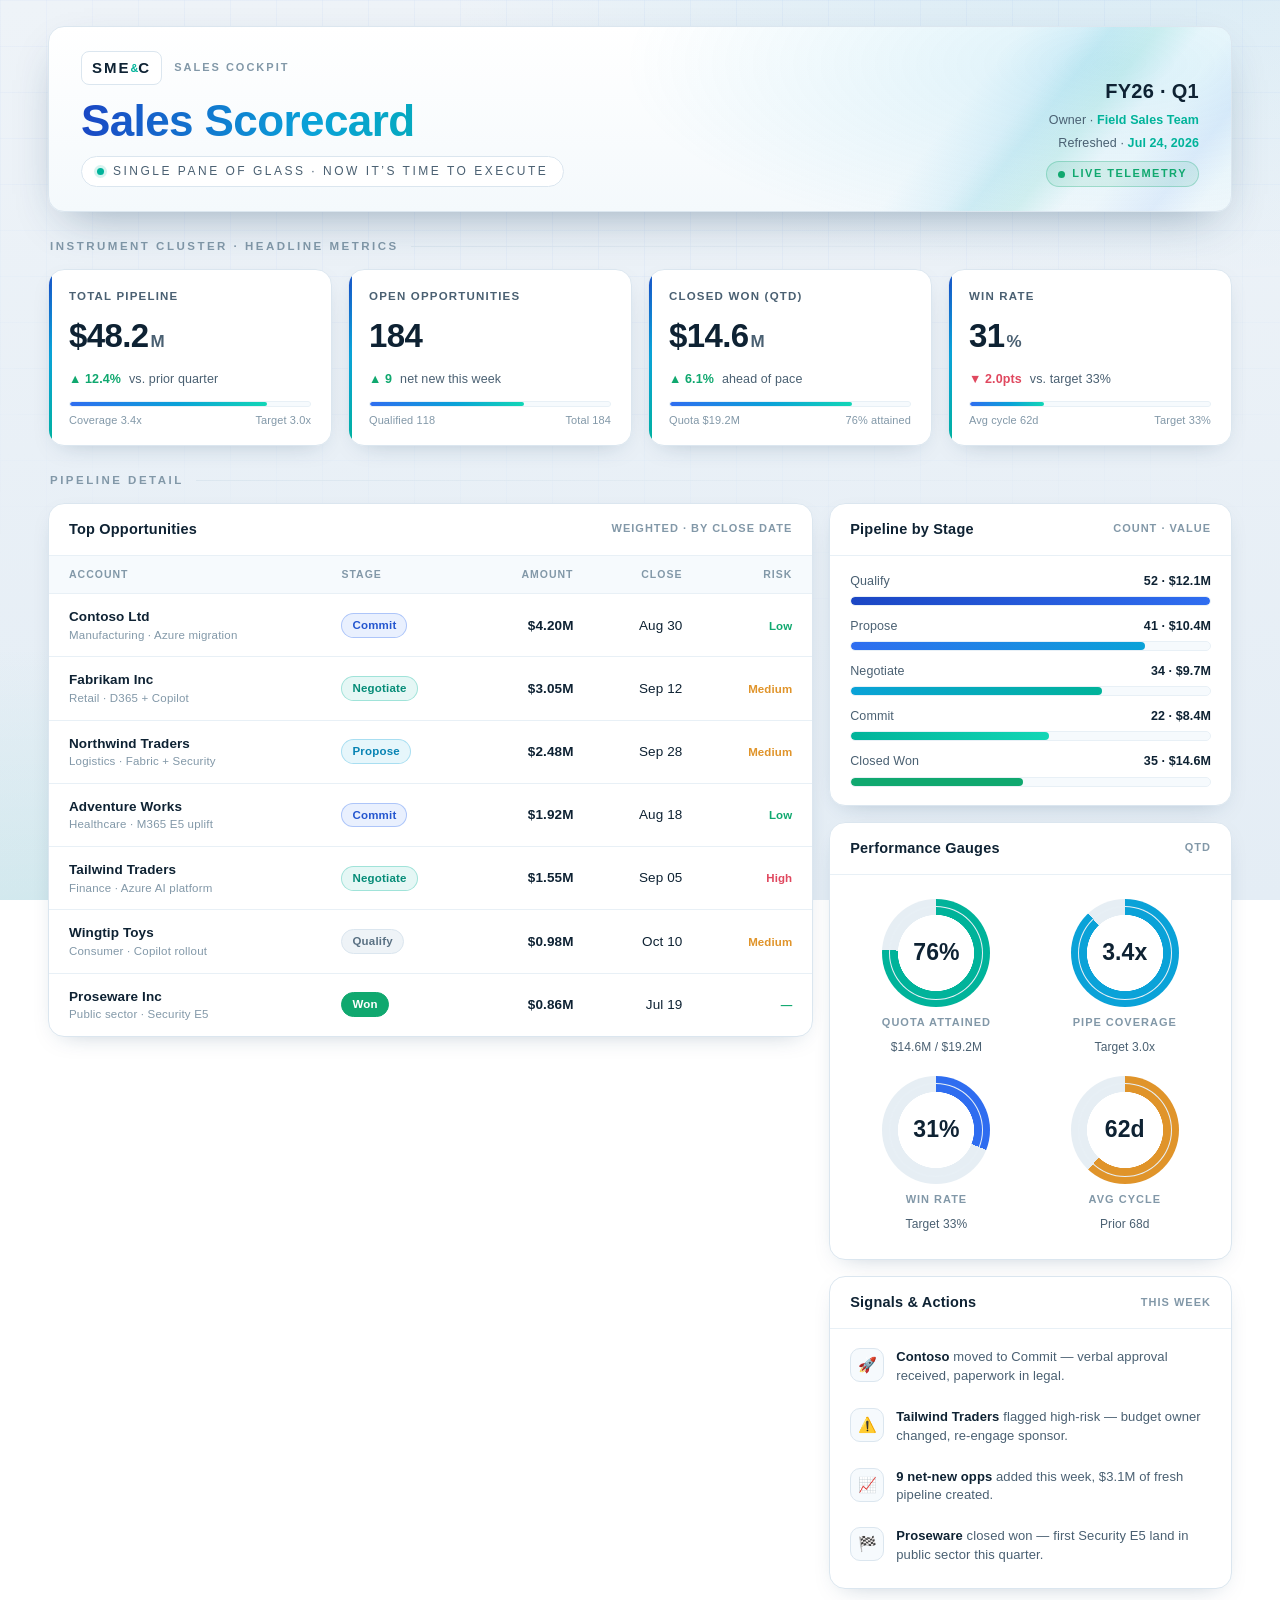
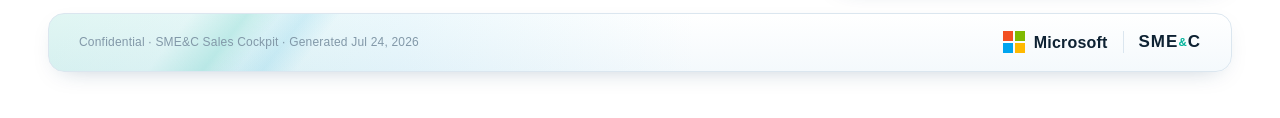
<file: sales-scorecard.html>
<!DOCTYPE html>
<html lang="en">
<head>
<meta charset="UTF-8" />
<meta name="viewport" content="width=device-width, initial-scale=1.0" />
<title>SME&amp;C Sales Cockpit</title>
<style>
  /* ============================================================
     SME&C SALES COCKPIT — LIGHT THEME
     Design language: MCAPS F1 racing + "cockpit / single pane
     of glass". Bright instrument-panel canvas, teal/cyan/blue
     telemetry accents, gauge cluster, everything-in-one-view.
     Populate the sample data with live values.
     ============================================================ */

  :root {
    /* Light canvas */
    --bg-0:        #eef3f8;   /* page */
    --bg-tint:     #e4edf5;   /* cool tint */
    --card:        #ffffff;   /* panel */
    --card-2:      #f6fafd;   /* raised inner */
    --stroke:      #dbe6ef;
    --stroke-soft: #e8f0f6;

    /* Brand accents (F1 teal/cyan/blue) */
    --teal:        #00b39a;
    --teal-bright: #12d6b6;
    --cyan:        #0aa2d8;
    --blue:        #2f6df0;
    --blue-deep:   #1b46c4;
    --ink:         #0e2233;   /* primary text */
    --ink-soft:    #4a6072;   /* secondary */
    --ink-mute:    #8298a8;   /* muted labels */

    /* Semantic status */
    --good:        #10a86f;
    --warn:        #e0942a;
    --risk:        #e0485f;

    --grad-head:   linear-gradient(100deg, #1b46c4 0%, #0aa2d8 48%, #00b39a 100%);
    --grad-bar:    linear-gradient(90deg, #2f6df0, #0aa2d8 55%, #12d6b6);
    --shadow:      0 8px 26px -14px rgba(21,60,96,0.35);
    --shadow-lg:   0 18px 46px -20px rgba(21,60,96,0.45);
    --radius:      16px;
    font-synthesis: none;
  }

  * { box-sizing: border-box; margin: 0; padding: 0; }
  html { -webkit-text-size-adjust: 100%; }

  body {
    font-family: "Segoe UI", -apple-system, BlinkMacSystemFont, Roboto, Helvetica, Arial, sans-serif;
    color: var(--ink);
    background:
      radial-gradient(120% 90% at 88% -10%, rgba(10,162,216,0.10) 0%, rgba(238,243,248,0) 46%),
      radial-gradient(90% 70% at 4% 108%, rgba(0,179,154,0.10) 0%, rgba(238,243,248,0) 52%),
      linear-gradient(180deg, var(--bg-0), var(--bg-tint));
    background-attachment: fixed;
    min-height: 100vh;
    line-height: 1.45;
    letter-spacing: 0.1px;
    padding: 26px clamp(16px, 4vw, 48px) 46px;
  }

  /* faint telemetry grid — cockpit instrument backdrop */
  body::before {
    content: "";
    position: fixed; inset: 0; pointer-events: none; z-index: 0;
    background-image:
      linear-gradient(rgba(43,109,240,0.05) 1px, transparent 1px),
      linear-gradient(90deg, rgba(43,109,240,0.05) 1px, transparent 1px);
    background-size: 46px 46px, 46px 46px;
    -webkit-mask-image: radial-gradient(120% 100% at 50% 0%, #000 30%, transparent 78%);
            mask-image: radial-gradient(120% 100% at 50% 0%, #000 30%, transparent 78%);
    opacity: 0.7;
  }

  .wrap { position: relative; z-index: 1; max-width: 1360px; margin: 0 auto; }

  /* ============================== HEADER ============================== */
  .topbar {
    position: relative; overflow: hidden;
    border-radius: var(--radius);
    border: 1px solid var(--stroke);
    background:
      radial-gradient(90% 220% at 90% 20%, rgba(10,162,216,0.14), rgba(255,255,255,0) 46%),
      linear-gradient(180deg, #ffffff, #f4f9fc);
    padding: 24px clamp(20px, 3vw, 32px);
    box-shadow: var(--shadow-lg);
  }
  /* F1 speed streaks */
  .topbar::after {
    content: ""; position: absolute; right: -6%; top: -35%; width: 52%; height: 170%;
    background:
      linear-gradient(115deg, transparent 44%, rgba(10,162,216,0.10) 56%, transparent 62%),
      linear-gradient(115deg, transparent 52%, rgba(0,179,154,0.12) 62%, transparent 68%),
      linear-gradient(115deg, transparent 72%, rgba(43,109,240,0.08) 80%, transparent 86%);
    transform: skewX(-18deg); pointer-events: none;
  }
  .topbar-inner {
    position: relative; z-index: 2;
    display: flex; align-items: flex-end; justify-content: space-between;
    gap: 20px; flex-wrap: wrap;
  }
  .brand { display: flex; align-items: center; gap: 12px; }
  .brand .mark {
    font-weight: 700; font-size: 15px; letter-spacing: 2px; color: var(--ink);
    border: 1.5px solid var(--stroke); border-radius: 8px; padding: 5px 10px;
    background: var(--card);
  }
  .brand .mark .amp { color: var(--teal); font-size: 0.72em; vertical-align: 0.12em; letter-spacing: 0; }
  .brand .tag {
    font-size: 11px; letter-spacing: 2px; text-transform: uppercase; color: var(--ink-mute); font-weight: 600;
  }
  .title-block h1 {
    margin-top: 14px;
    font-size: clamp(27px, 4.2vw, 44px); font-weight: 700; line-height: 1.02;
    background: var(--grad-head); -webkit-background-clip: text; background-clip: text;
    color: transparent; letter-spacing: -0.6px;
  }
  .title-block .sub {
    margin-top: 12px; display: inline-flex; align-items: center; gap: 9px;
    border: 1.5px solid var(--stroke); border-radius: 999px; padding: 6px 15px;
    font-size: 12px; letter-spacing: 2.5px; text-transform: uppercase; color: var(--ink-soft);
    background: var(--card);
  }
  .title-block .sub .dot { width: 7px; height: 7px; border-radius: 50%; background: var(--teal); box-shadow: 0 0 0 3px rgba(0,179,154,0.16); }

  .meta { text-align: right; display: flex; flex-direction: column; gap: 5px; min-width: 190px; }
  .meta .period { font-size: 20px; font-weight: 700; color: var(--ink); letter-spacing: 0.3px; }
  .meta .row { font-size: 12.5px; color: var(--ink-soft); }
  .meta .row b { color: var(--teal); font-weight: 600; }
  .meta .lap {
    margin-top: 4px; align-self: flex-end; display: inline-flex; align-items: center; gap: 7px;
    font-size: 11px; font-weight: 700; letter-spacing: 1.5px; text-transform: uppercase;
    color: var(--good); background: rgba(16,168,111,0.10); border: 1px solid rgba(16,168,111,0.28);
    border-radius: 999px; padding: 4px 11px;
  }
  .meta .lap::before { content: ""; width: 7px; height: 7px; border-radius: 50%; background: var(--good); animation: pulse 1.8s infinite; }
  @keyframes pulse { 0%,100% { opacity: 1; } 50% { opacity: 0.35; } }

  /* section label */
  .section-label {
    display: flex; align-items: center; gap: 12px; margin: 26px 2px 14px;
    font-size: 11.5px; letter-spacing: 2.5px; text-transform: uppercase; color: var(--ink-mute); font-weight: 600;
  }
  .section-label::after { content: ""; flex: 1; height: 1px; background: linear-gradient(90deg, var(--stroke), transparent); }

  /* ============================== KPI ROW ============================== */
  .kpis { display: grid; grid-template-columns: repeat(4, 1fr); gap: 16px; }
  .kpi {
    position: relative; overflow: hidden; border-radius: var(--radius);
    border: 1px solid var(--stroke); background: var(--card);
    padding: 18px 20px 16px; box-shadow: var(--shadow);
    transition: transform .18s ease, box-shadow .18s ease, border-color .18s ease;
  }
  .kpi:hover { transform: translateY(-3px); box-shadow: var(--shadow-lg); border-color: rgba(10,162,216,0.4); }
  .kpi::before { content: ""; position: absolute; left: 0; top: 0; bottom: 0; width: 3px; background: var(--grad-head); }
  .kpi .k-label { font-size: 11.5px; letter-spacing: 1.2px; text-transform: uppercase; color: var(--ink-soft); font-weight: 600; }
  .kpi .k-value { margin-top: 8px; font-size: 33px; font-weight: 800; letter-spacing: -0.6px; color: var(--ink); }
  .kpi .k-value .unit { font-size: 17px; font-weight: 700; color: var(--ink-soft); margin-left: 2px; }
  .kpi .k-foot { margin-top: 10px; display: flex; align-items: center; gap: 8px; font-size: 12.5px; color: var(--ink-soft); }
  .trend { font-weight: 700; display: inline-flex; align-items: center; gap: 4px; }
  .trend.up   { color: var(--good); }
  .trend.down { color: var(--risk); }
  .trend.flat { color: var(--warn); }
  .meter { margin-top: 13px; height: 6px; border-radius: 6px; background: var(--card-2); border: 1px solid var(--stroke-soft); overflow: hidden; }
  .meter > span { display: block; height: 100%; border-radius: 6px; background: var(--grad-bar); }
  .meter-cap { margin-top: 6px; font-size: 11px; color: var(--ink-mute); display: flex; justify-content: space-between; }

  /* ============================== MAIN GRID ============================== */
  .grid { display: grid; grid-template-columns: 1.9fr 1fr; gap: 16px; align-items: start; }
  .panel { border-radius: var(--radius); border: 1px solid var(--stroke); background: var(--card); box-shadow: var(--shadow); overflow: hidden; }
  .panel-head { display: flex; align-items: center; justify-content: space-between; padding: 15px 20px; border-bottom: 1px solid var(--stroke-soft); }
  .panel-head h2 { font-size: 14.5px; font-weight: 700; letter-spacing: 0.2px; color: var(--ink); }
  .panel-head .hint { font-size: 11px; color: var(--ink-mute); letter-spacing: 1px; text-transform: uppercase; font-weight: 600; }

  /* ---- Pipeline table ---- */
  table { width: 100%; border-collapse: collapse; }
  thead th { text-align: left; font-size: 10.5px; letter-spacing: 1px; text-transform: uppercase; color: var(--ink-mute); font-weight: 700; padding: 11px 20px; background: var(--card-2); }
  thead th.num, tbody td.num { text-align: right; }
  tbody td { padding: 13px 20px; font-size: 13.5px; border-top: 1px solid var(--stroke-soft); color: var(--ink); }
  tbody tr:hover { background: rgba(10,162,216,0.045); }
  .acct { font-weight: 700; color: var(--ink); }
  .acct small { display: block; font-weight: 400; color: var(--ink-mute); font-size: 11.5px; letter-spacing: .2px; }
  .amount { font-variant-numeric: tabular-nums; font-weight: 700; color: var(--ink); }

  .stage { display: inline-block; padding: 3px 10px; border-radius: 999px; font-size: 11.5px; font-weight: 700; letter-spacing: .2px; border: 1px solid transparent; }
  .stage.qualify   { color: #5a7183; background: #eef3f7; border-color: #dbe6ef; }
  .stage.propose   { color: #0883b3; background: rgba(10,162,216,0.10); border-color: rgba(10,162,216,0.28); }
  .stage.negotiate { color: #068c78; background: rgba(0,179,154,0.10); border-color: rgba(0,179,154,0.30); }
  .stage.commit    { color: #2456cf; background: rgba(47,109,240,0.10); border-color: rgba(47,109,240,0.32); }
  .stage.won       { color: #fff; background: var(--good); border-color: var(--good); }

  .pill-risk { font-size: 11.5px; font-weight: 700; }
  .pill-risk.low  { color: var(--good); }
  .pill-risk.med  { color: var(--warn); }
  .pill-risk.high { color: var(--risk); }

  /* ---- Right column ---- */
  .side { display: grid; gap: 16px; }

  /* Funnel */
  .funnel { padding: 16px 20px 18px; display: grid; gap: 11px; }
  .funnel .stage-row { display: grid; gap: 6px; }
  .funnel .stage-row .top { display: flex; justify-content: space-between; font-size: 12.5px; color: var(--ink-soft); }
  .funnel .stage-row .top b { color: var(--ink); font-variant-numeric: tabular-nums; }
  .bar { height: 10px; border-radius: 6px; background: var(--card-2); border: 1px solid var(--stroke-soft); overflow: hidden; }
  .bar > span { display: block; height: 100%; border-radius: 6px; }
  .bar.s1 > span { background: linear-gradient(90deg, #1b46c4, #2f6df0); }
  .bar.s2 > span { background: linear-gradient(90deg, #2f6df0, #0aa2d8); }
  .bar.s3 > span { background: linear-gradient(90deg, #0aa2d8, #00b39a); }
  .bar.s4 > span { background: linear-gradient(90deg, #00b39a, #12d6b6); }
  .bar.s5 > span { background: var(--good); }

  /* Gauge cluster — cockpit dials */
  .gauges { padding: 18px 16px 20px; display: grid; grid-template-columns: 1fr 1fr; gap: 8px; }
  .gauge { display: flex; flex-direction: column; align-items: center; gap: 8px; padding: 6px; }
  .dial {
    --pct: 76; --dcolor: var(--teal);
    width: 108px; height: 108px; border-radius: 50%; flex-shrink: 0;
    background:
      radial-gradient(closest-side, var(--card) 70%, transparent 71% 100%),
      conic-gradient(var(--dcolor) calc(var(--pct) * 1%), #e6eef4 0);
    display: grid; place-items: center; position: relative;
  }
  .dial::after { content: ""; position: absolute; inset: 7px; border-radius: 50%; box-shadow: 0 0 0 1px var(--stroke-soft) inset; }
  .dial .pct { font-size: 23px; font-weight: 800; color: var(--ink); position: relative; z-index: 1; }
  .gauge .g-label { font-size: 11px; letter-spacing: 1px; text-transform: uppercase; color: var(--ink-mute); font-weight: 700; text-align: center; }
  .gauge .g-sub { font-size: 12px; color: var(--ink-soft); font-variant-numeric: tabular-nums; }

  /* Highlights list */
  .highlights { padding: 8px 8px 12px; }
  .hl { display: flex; gap: 12px; padding: 11px 12px; border-radius: 12px; align-items: flex-start; }
  .hl:hover { background: var(--card-2); }
  .hl .ic { width: 34px; height: 34px; border-radius: 10px; flex-shrink: 0; display: grid; place-items: center; font-size: 15px; border: 1px solid var(--stroke); background: var(--card-2); }
  .hl .tx { font-size: 13px; color: var(--ink-soft); }
  .hl .tx b { color: var(--ink); font-weight: 700; }

  /* ============================== FOOTER ============================== */
  .footer {
    margin-top: 24px; position: relative; overflow: hidden;
    border-radius: var(--radius); border: 1px solid var(--stroke);
    background:
      linear-gradient(90deg, rgba(0,179,154,0.12), rgba(10,162,216,0.08) 30%, rgba(255,255,255,0) 55%),
      linear-gradient(180deg, #ffffff, #f4f9fc);
    padding: 16px clamp(20px, 3vw, 30px);
    display: flex; align-items: center; justify-content: space-between; gap: 16px; flex-wrap: wrap;
    box-shadow: var(--shadow);
  }
  .footer::before {
    content: ""; position: absolute; left: -4%; top: -40%; width: 32%; height: 180%;
    background:
      linear-gradient(115deg, transparent 45%, rgba(0,179,154,0.16) 58%, transparent 66%),
      linear-gradient(115deg, transparent 60%, rgba(10,162,216,0.12) 72%, transparent 80%);
    transform: skewX(-18deg); pointer-events: none;
  }
  .footer .note { position: relative; z-index: 2; font-size: 12px; color: var(--ink-mute); letter-spacing: .2px; }
  .cobrand { position: relative; z-index: 2; display: flex; align-items: center; gap: 15px; }
  .ms-logo { display: flex; align-items: center; gap: 9px; font-size: 16px; font-weight: 600; color: var(--ink); letter-spacing: .2px; }
  .ms-grid { display: grid; grid-template-columns: 10px 10px; grid-template-rows: 10px 10px; gap: 2px; }
  .ms-grid i { display: block; width: 10px; height: 10px; }
  .ms-grid i:nth-child(1) { background: #f25022; }
  .ms-grid i:nth-child(2) { background: #7fba00; }
  .ms-grid i:nth-child(3) { background: #00a4ef; }
  .ms-grid i:nth-child(4) { background: #ffb900; }
  .divider { width: 1px; height: 22px; background: var(--stroke); }
  .smec { font-size: 17px; font-weight: 700; letter-spacing: 1px; color: var(--ink); }
  .smec .amp { color: var(--teal); font-size: 0.68em; vertical-align: .12em; }

  /* ============================== RESPONSIVE ============================== */
  @media (max-width: 1080px) { .grid { grid-template-columns: 1fr; } .kpis { grid-template-columns: repeat(2, 1fr); } }
  @media (max-width: 560px) {
    .kpis { grid-template-columns: 1fr; }
    .meta { text-align: left; align-items: flex-start; }
    .meta .lap { align-self: flex-start; }
    .table-scroll { overflow-x: auto; } table { min-width: 560px; }
  }
  @media print { body { background: #fff; padding: 0; } .kpi:hover, tbody tr:hover { transform: none; background: none; } }
</style>
</head>
<body>
<div class="wrap">

  <!-- ============================ HEADER ============================ -->
  <header class="topbar">
    <div class="topbar-inner">
      <div class="title-block">
        <div class="brand">
          <span class="mark">SME<span class="amp">&amp;</span>C</span>
          <span class="tag">Sales Cockpit</span>
        </div>
        <h1>Sales Scorecard</h1>
        <div class="sub"><span class="dot"></span>Single pane of glass &middot; Now it&rsquo;s time to execute</div>
      </div>
      <div class="meta">
        <div class="period">FY26 &middot; Q1</div>
        <div class="row">Owner &middot; <b>Field Sales Team</b></div>
        <div class="row">Refreshed &middot; <b>Jul 24, 2026</b></div>
        <div class="lap">Live telemetry</div>
      </div>
    </div>
  </header>

  <!-- ============================ KPI ROW ============================ -->
  <div class="section-label">Instrument cluster &middot; headline metrics</div>
  <section class="kpis">
    <div class="kpi">
      <div class="k-label">Total Pipeline</div>
      <div class="k-value">$48.2<span class="unit">M</span></div>
      <div class="k-foot"><span class="trend up">&#9650; 12.4%</span> vs. prior quarter</div>
      <div class="meter"><span style="width:82%"></span></div>
      <div class="meter-cap"><span>Coverage 3.4x</span><span>Target 3.0x</span></div>
    </div>
    <div class="kpi">
      <div class="k-label">Open Opportunities</div>
      <div class="k-value">184</div>
      <div class="k-foot"><span class="trend up">&#9650; 9</span> net new this week</div>
      <div class="meter"><span style="width:64%"></span></div>
      <div class="meter-cap"><span>Qualified 118</span><span>Total 184</span></div>
    </div>
    <div class="kpi">
      <div class="k-label">Closed Won (QTD)</div>
      <div class="k-value">$14.6<span class="unit">M</span></div>
      <div class="k-foot"><span class="trend up">&#9650; 6.1%</span> ahead of pace</div>
      <div class="meter"><span style="width:76%"></span></div>
      <div class="meter-cap"><span>Quota $19.2M</span><span>76% attained</span></div>
    </div>
    <div class="kpi">
      <div class="k-label">Win Rate</div>
      <div class="k-value">31<span class="unit">%</span></div>
      <div class="k-foot"><span class="trend down">&#9660; 2.0pts</span> vs. target 33%</div>
      <div class="meter"><span style="width:31%"></span></div>
      <div class="meter-cap"><span>Avg cycle 62d</span><span>Target 33%</span></div>
    </div>
  </section>

  <!-- ============================ MAIN GRID ============================ -->
  <div class="section-label">Pipeline detail</div>
  <div class="grid">

    <!-- Left: Top opportunities -->
    <section class="panel">
      <div class="panel-head">
        <h2>Top Opportunities</h2>
        <span class="hint">Weighted &middot; by close date</span>
      </div>
      <div class="table-scroll">
        <table>
          <thead>
            <tr>
              <th>Account</th>
              <th>Stage</th>
              <th class="num">Amount</th>
              <th class="num">Close</th>
              <th class="num">Risk</th>
            </tr>
          </thead>
          <tbody>
            <tr>
              <td class="acct">Contoso Ltd<small>Manufacturing &middot; Azure migration</small></td>
              <td><span class="stage commit">Commit</span></td>
              <td class="num amount">$4.20M</td>
              <td class="num">Aug 30</td>
              <td class="num"><span class="pill-risk low">Low</span></td>
            </tr>
            <tr>
              <td class="acct">Fabrikam Inc<small>Retail &middot; D365 + Copilot</small></td>
              <td><span class="stage negotiate">Negotiate</span></td>
              <td class="num amount">$3.05M</td>
              <td class="num">Sep 12</td>
              <td class="num"><span class="pill-risk med">Medium</span></td>
            </tr>
            <tr>
              <td class="acct">Northwind Traders<small>Logistics &middot; Fabric + Security</small></td>
              <td><span class="stage propose">Propose</span></td>
              <td class="num amount">$2.48M</td>
              <td class="num">Sep 28</td>
              <td class="num"><span class="pill-risk med">Medium</span></td>
            </tr>
            <tr>
              <td class="acct">Adventure Works<small>Healthcare &middot; M365 E5 uplift</small></td>
              <td><span class="stage commit">Commit</span></td>
              <td class="num amount">$1.92M</td>
              <td class="num">Aug 18</td>
              <td class="num"><span class="pill-risk low">Low</span></td>
            </tr>
            <tr>
              <td class="acct">Tailwind Traders<small>Finance &middot; Azure AI platform</small></td>
              <td><span class="stage negotiate">Negotiate</span></td>
              <td class="num amount">$1.55M</td>
              <td class="num">Sep 05</td>
              <td class="num"><span class="pill-risk high">High</span></td>
            </tr>
            <tr>
              <td class="acct">Wingtip Toys<small>Consumer &middot; Copilot rollout</small></td>
              <td><span class="stage qualify">Qualify</span></td>
              <td class="num amount">$0.98M</td>
              <td class="num">Oct 10</td>
              <td class="num"><span class="pill-risk med">Medium</span></td>
            </tr>
            <tr>
              <td class="acct">Proseware Inc<small>Public sector &middot; Security E5</small></td>
              <td><span class="stage won">Won</span></td>
              <td class="num amount">$0.86M</td>
              <td class="num">Jul 19</td>
              <td class="num"><span class="pill-risk low">&mdash;</span></td>
            </tr>
          </tbody>
        </table>
      </div>
    </section>

    <!-- Right column -->
    <div class="side">

      <!-- Funnel -->
      <section class="panel">
        <div class="panel-head">
          <h2>Pipeline by Stage</h2>
          <span class="hint">Count &middot; value</span>
        </div>
        <div class="funnel">
          <div class="stage-row">
            <div class="top"><span>Qualify</span><b>52 &middot; $12.1M</b></div>
            <div class="bar s1"><span style="width:100%"></span></div>
          </div>
          <div class="stage-row">
            <div class="top"><span>Propose</span><b>41 &middot; $10.4M</b></div>
            <div class="bar s2"><span style="width:82%"></span></div>
          </div>
          <div class="stage-row">
            <div class="top"><span>Negotiate</span><b>34 &middot; $9.7M</b></div>
            <div class="bar s3"><span style="width:70%"></span></div>
          </div>
          <div class="stage-row">
            <div class="top"><span>Commit</span><b>22 &middot; $8.4M</b></div>
            <div class="bar s4"><span style="width:55%"></span></div>
          </div>
          <div class="stage-row">
            <div class="top"><span>Closed Won</span><b>35 &middot; $14.6M</b></div>
            <div class="bar s5"><span style="width:48%"></span></div>
          </div>
        </div>
      </section>

      <!-- Gauge cluster -->
      <section class="panel">
        <div class="panel-head">
          <h2>Performance Gauges</h2>
          <span class="hint">QTD</span>
        </div>
        <div class="gauges">
          <div class="gauge">
            <div class="dial" style="--pct:76; --dcolor:#00b39a"><span class="pct">76%</span></div>
            <div class="g-label">Quota Attained</div>
            <div class="g-sub">$14.6M / $19.2M</div>
          </div>
          <div class="gauge">
            <div class="dial" style="--pct:88; --dcolor:#0aa2d8"><span class="pct">3.4x</span></div>
            <div class="g-label">Pipe Coverage</div>
            <div class="g-sub">Target 3.0x</div>
          </div>
          <div class="gauge">
            <div class="dial" style="--pct:31; --dcolor:#2f6df0"><span class="pct">31%</span></div>
            <div class="g-label">Win Rate</div>
            <div class="g-sub">Target 33%</div>
          </div>
          <div class="gauge">
            <div class="dial" style="--pct:62; --dcolor:#e0942a"><span class="pct">62d</span></div>
            <div class="g-label">Avg Cycle</div>
            <div class="g-sub">Prior 68d</div>
          </div>
        </div>
      </section>

      <!-- Signals -->
      <section class="panel">
        <div class="panel-head">
          <h2>Signals &amp; Actions</h2>
          <span class="hint">This week</span>
        </div>
        <div class="highlights">
          <div class="hl">
            <div class="ic">&#128640;</div>
            <div class="tx"><b>Contoso</b> moved to Commit &mdash; verbal approval received, paperwork in legal.</div>
          </div>
          <div class="hl">
            <div class="ic">&#9888;&#65039;</div>
            <div class="tx"><b>Tailwind Traders</b> flagged high-risk &mdash; budget owner changed, re-engage sponsor.</div>
          </div>
          <div class="hl">
            <div class="ic">&#128200;</div>
            <div class="tx"><b>9 net-new opps</b> added this week, $3.1M of fresh pipeline created.</div>
          </div>
          <div class="hl">
            <div class="ic">&#127937;</div>
            <div class="tx"><b>Proseware</b> closed won &mdash; first Security E5 land in public sector this quarter.</div>
          </div>
        </div>
      </section>

    </div>
  </div>

  <!-- ============================ FOOTER ============================ -->
  <footer class="footer">
    <div class="note">Confidential &middot; SME&amp;C Sales Cockpit &middot; Generated Jul 24, 2026</div>
    <div class="cobrand">
      <div class="ms-logo">
        <span class="ms-grid"><i></i><i></i><i></i><i></i></span>
        Microsoft
      </div>
      <span class="divider"></span>
      <span class="smec">SME<span class="amp">&amp;</span>C</span>
    </div>
  </footer>

</div>
</body>
</html>
</file>
